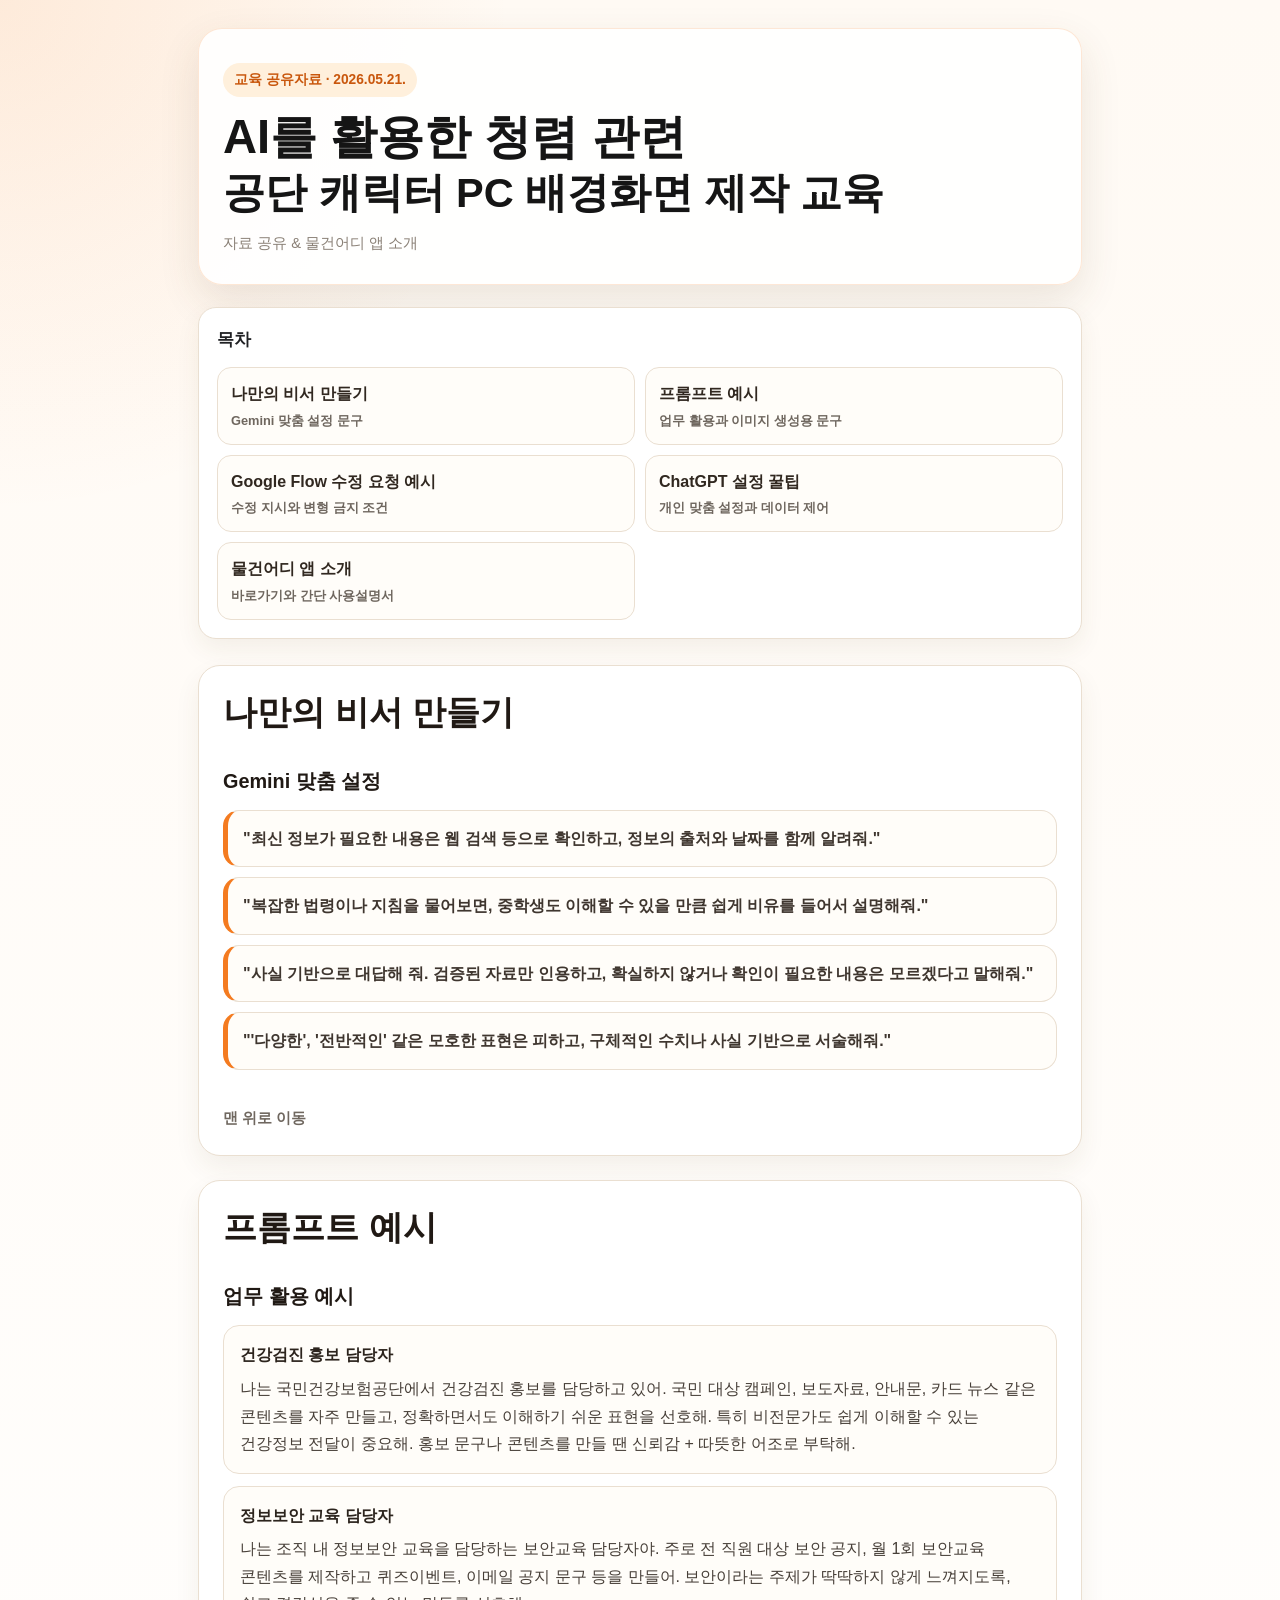
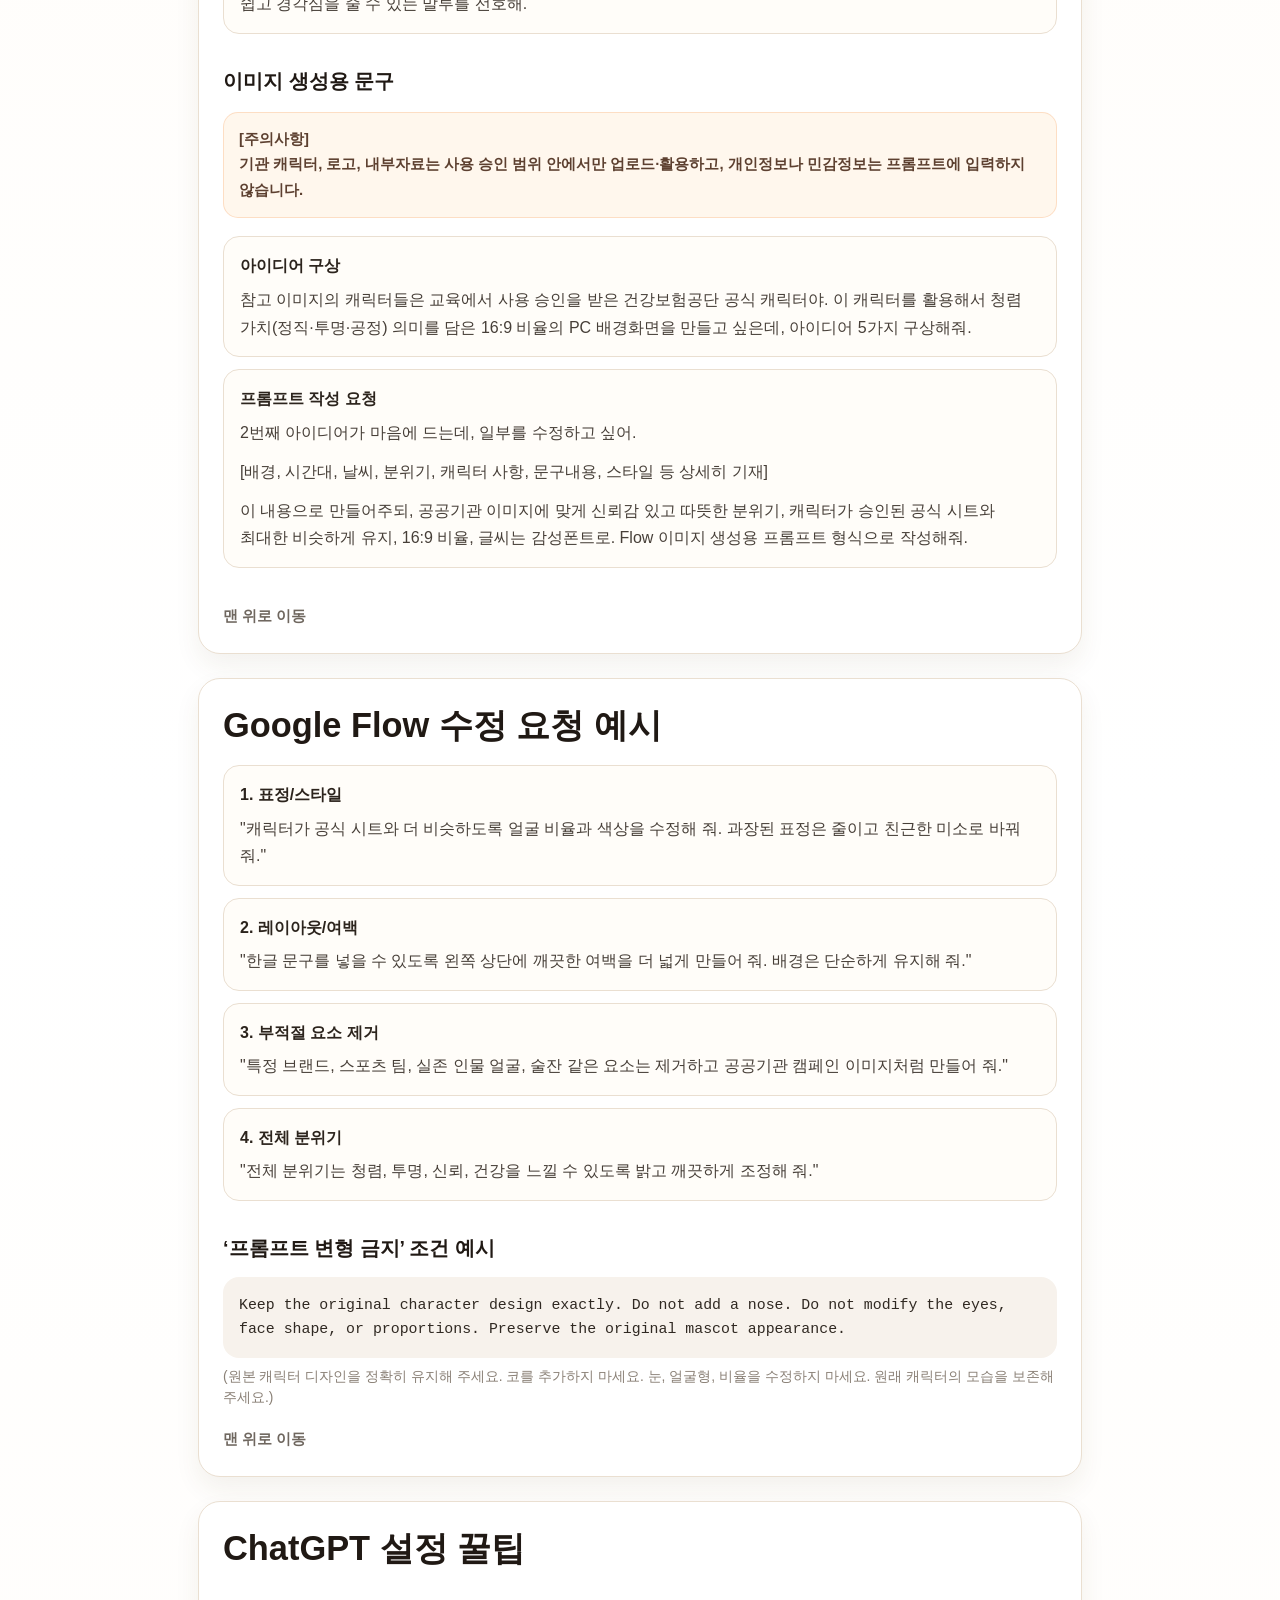
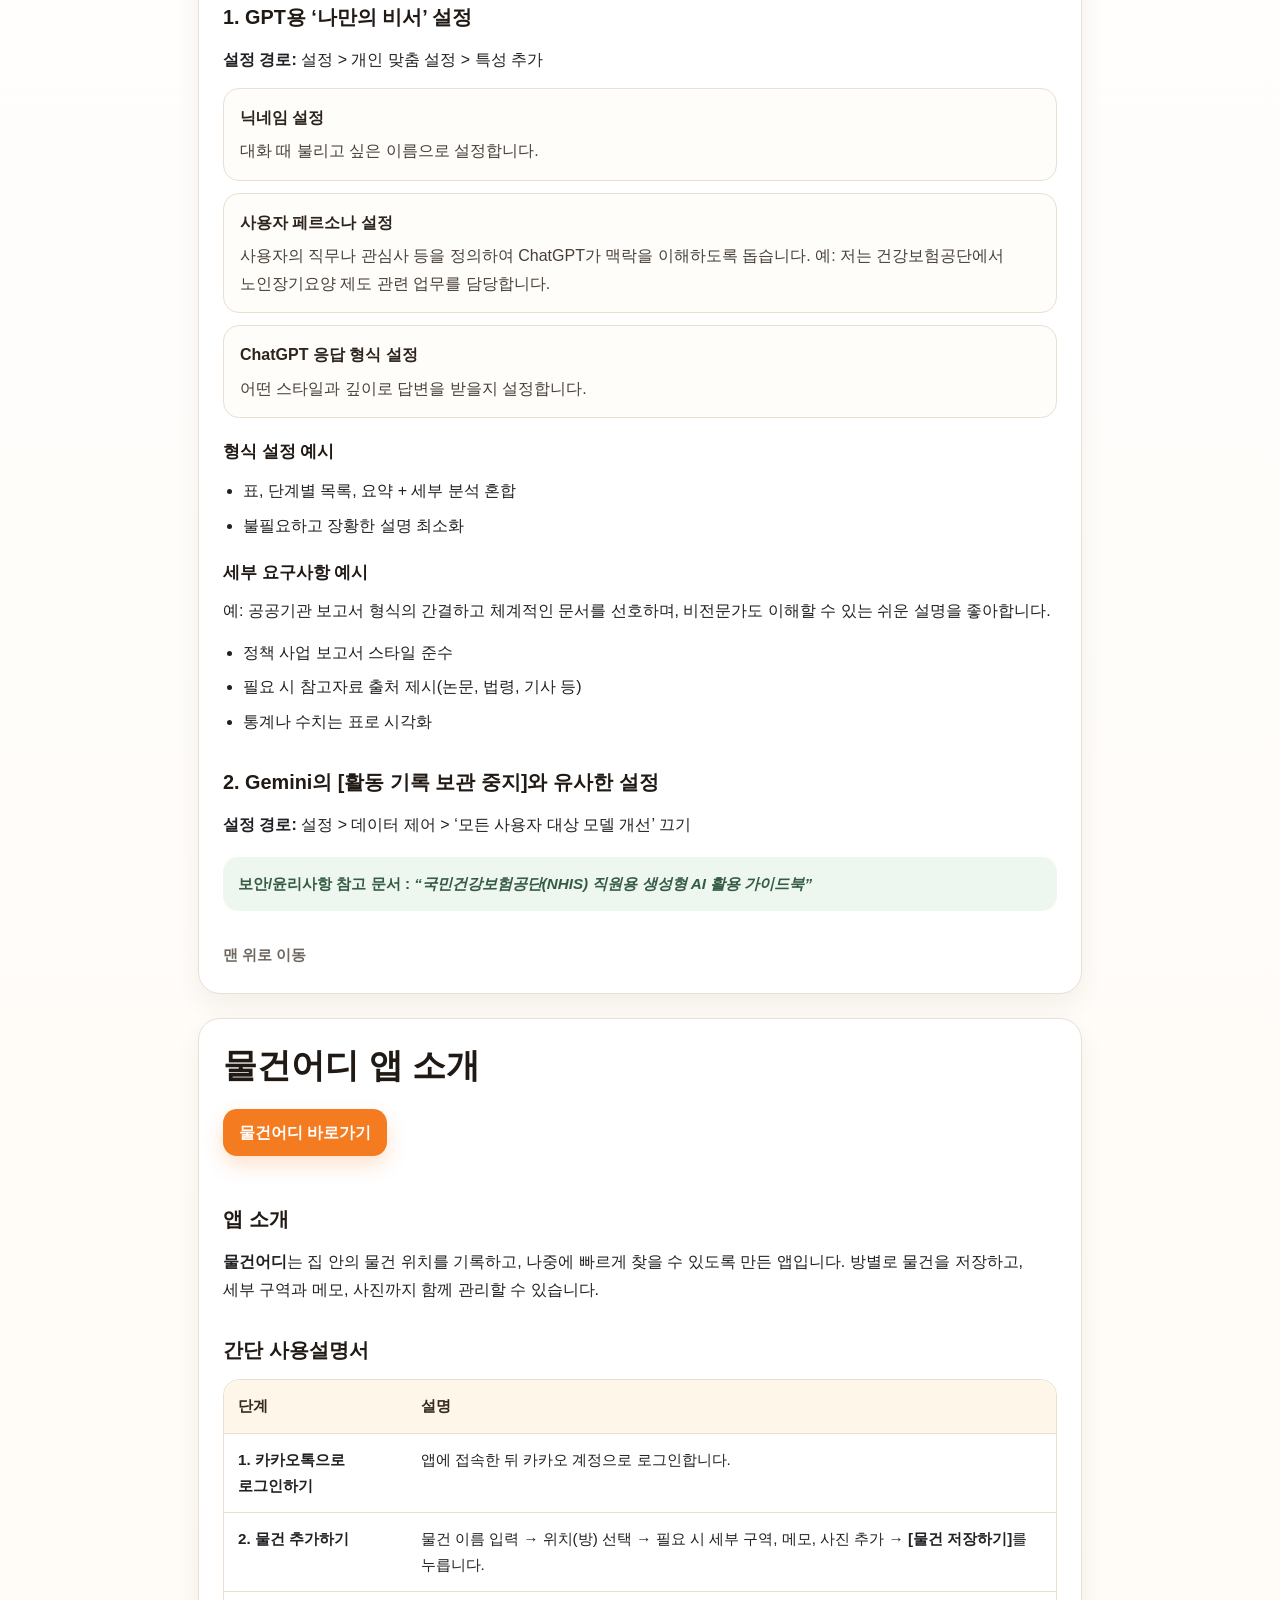
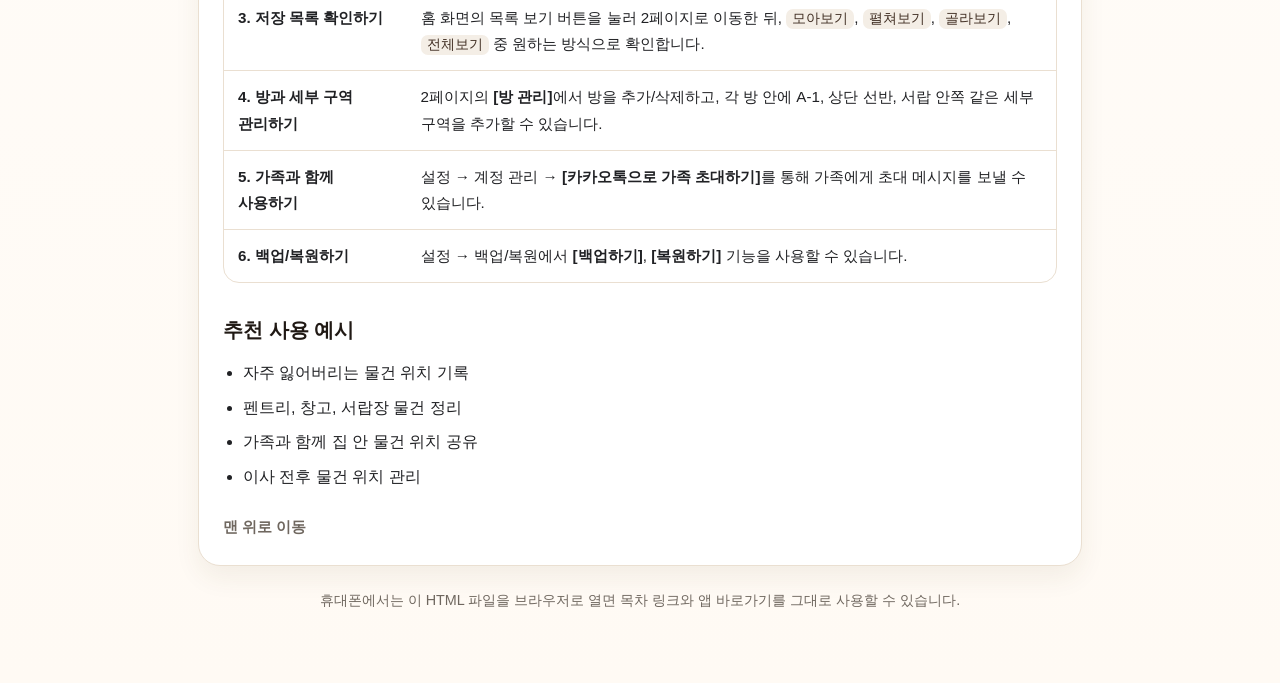
<file: AX-인권플루언서_AI_콘텐츠_제작_교육_공유자료.html>
<!doctype html>
<html lang="ko">
<head>
  <meta charset="utf-8">
  <meta name="viewport" content="width=device-width, initial-scale=1">
  <title>AI를 활용한 청렴 관련 공단 캐릭터 PC 배경화면 제작 교육</title>
  <style>
    :root {
      --paper: #ffffff;
      --ink: #202124;
      --muted: #6f675f;
      --soft-muted: #8a8076;
      --line: #eadfd1;
      --primary: #f47b20;
      --primary-dark: #c9570d;
      --soft: #fff0dc;
      --soft-green: #eef7ef;
      --green: #47795c;
      --shadow: 0 16px 40px rgba(91, 65, 35, 0.12);
    }

    * {
      box-sizing: border-box;
    }

    html {
      scroll-behavior: smooth;
    }

    body {
      margin: 0;
      background:
        radial-gradient(circle at top left, rgba(244, 123, 32, 0.12), transparent 32rem),
        linear-gradient(180deg, #fffaf4 0%, #fff 44%, #fffaf4 100%);
      color: var(--ink);
      font-family: -apple-system, BlinkMacSystemFont, "Apple SD Gothic Neo", "Noto Sans KR", "Malgun Gothic", sans-serif;
      font-size: 16px;
      line-height: 1.72;
      word-break: keep-all;
      overflow-wrap: break-word;
    }

    a {
      color: var(--primary-dark);
      text-decoration-thickness: 0.08em;
      text-underline-offset: 0.18em;
    }

    .page {
      width: min(100%, 920px);
      margin: 0 auto;
      padding: 28px 18px 56px;
    }

    .hero {
      padding: 34px 24px 28px;
      border: 1px solid rgba(244, 123, 32, 0.18);
      border-radius: 24px;
      background: rgba(255, 255, 255, 0.9);
      box-shadow: var(--shadow);
    }

    .eyebrow {
      display: inline-flex;
      align-items: center;
      gap: 8px;
      margin: 0 0 12px;
      padding: 5px 11px;
      border-radius: 999px;
      background: var(--soft);
      color: var(--primary-dark);
      font-size: 0.86rem;
      font-weight: 700;
    }

    h1 {
      margin: 0;
      color: #151515;
      font-size: clamp(1.7rem, 5.8vw, 2.95rem);
      line-height: 1.18;
      letter-spacing: 0;
    }

    .title-main,
    .title-sub {
      display: block;
    }

    .title-sub {
      margin-top: 0.24rem;
      font-size: 0.88em;
      line-height: 1.22;
    }

    .intro {
      margin: 12px 0 0;
      color: var(--soft-muted);
      font-size: 0.92rem;
    }

    .toc {
      margin: 22px 0 26px;
      padding: 18px;
      border: 1px solid var(--line);
      border-radius: 18px;
      background: var(--paper);
      box-shadow: 0 10px 24px rgba(91, 65, 35, 0.07);
    }

    .toc-title {
      margin: 0 0 12px;
      font-size: 1.05rem;
      font-weight: 800;
    }

    .toc-grid {
      display: grid;
      grid-template-columns: repeat(2, minmax(0, 1fr));
      gap: 10px;
    }

    .toc a {
      display: block;
      padding: 12px 13px;
      border: 1px solid var(--line);
      border-radius: 14px;
      background: #fffdf9;
      color: #312820;
      font-weight: 700;
      text-decoration: none;
    }

    .toc a small {
      display: block;
      margin-top: 2px;
      color: var(--muted);
      font-size: 0.8rem;
      font-weight: 600;
    }

    section {
      margin-top: 24px;
      padding: 24px;
      border: 1px solid var(--line);
      border-radius: 22px;
      background: var(--paper);
      box-shadow: 0 12px 26px rgba(91, 65, 35, 0.07);
    }

    h2,
    h3,
    h4 {
      color: #201914;
      letter-spacing: 0;
    }

    h2 {
      margin: 0 0 18px;
      font-size: clamp(1.45rem, 5vw, 2.15rem);
      line-height: 1.28;
    }

    h3 {
      margin: 28px 0 12px;
      padding-top: 2px;
      font-size: 1.24rem;
    }

    h3:first-child {
      margin-top: 0;
    }

    h4 {
      margin: 20px 0 9px;
      font-size: 1.05rem;
    }

    p {
      margin: 0 0 14px;
    }

    ul,
    ol {
      margin: 10px 0 0;
      padding-left: 1.25rem;
    }

    li {
      margin: 7px 0;
    }

    .quote-list {
      display: grid;
      gap: 10px;
      margin: 12px 0 18px;
    }

    .quote-card,
    .prompt-card,
    .tip-card {
      border: 1px solid var(--line);
      border-radius: 16px;
      background: #fffdf9;
    }

    .quote-card {
      padding: 14px 15px;
      border-left: 5px solid var(--primary);
      color: #3f362f;
      font-weight: 650;
    }

    .prompt-grid {
      display: grid;
      gap: 12px;
      margin: 12px 0 18px;
    }

    .prompt-card,
    .tip-card {
      padding: 15px 16px;
    }

    .prompt-card strong,
    .tip-card strong {
      display: block;
      margin-bottom: 6px;
      color: #2c241d;
    }

    .prompt-card p,
    .tip-card p {
      margin-bottom: 0;
      color: #473f38;
    }

    .prompt-card p + p,
    .tip-card p + p {
      margin-top: 0.72rem;
    }

    .english-prompt {
      padding: 16px;
      border-radius: 16px;
      background: #f7f2ec;
      color: #302922;
      font-family: "SFMono-Regular", Consolas, "Liberation Mono", monospace;
      font-size: 0.93rem;
      line-height: 1.65;
    }

    .translation {
      margin: 8px 0 0;
      color: var(--soft-muted);
      font-size: 0.86rem;
      line-height: 1.55;
    }

    .table-scroll {
      margin: 12px 0 20px;
      overflow-x: auto;
      border: 1px solid var(--line);
      border-radius: 16px;
      background: #fff;
    }

    table {
      width: 100%;
      min-width: 620px;
      border-collapse: collapse;
      font-size: 0.95rem;
    }

    th,
    td {
      padding: 13px 14px;
      border-bottom: 1px solid var(--line);
      text-align: left;
      vertical-align: top;
    }

    th {
      background: #fff6ea;
      color: #35281d;
      font-weight: 800;
      white-space: nowrap;
    }

    tr:last-child td {
      border-bottom: 0;
    }

    code {
      padding: 2px 6px;
      border-radius: 7px;
      background: #f4eee6;
      color: #433126;
      font-family: "SFMono-Regular", Consolas, "Liberation Mono", monospace;
      font-size: 0.92em;
    }

    .link-button {
      display: inline-flex;
      align-items: center;
      justify-content: center;
      min-height: 44px;
      margin: 4px 0 16px;
      padding: 10px 16px;
      border-radius: 14px;
      background: var(--primary);
      color: #fff;
      font-weight: 800;
      text-decoration: none;
      box-shadow: 0 9px 20px rgba(244, 123, 32, 0.22);
    }

    .note {
      margin-top: 18px;
      padding: 14px 15px;
      border-radius: 15px;
      background: var(--soft-green);
      color: #365b44;
      font-size: 0.95rem;
      font-weight: 650;
    }

    .safety-note {
      margin: 14px 0 18px;
      padding: 14px 15px;
      border: 1px solid rgba(244, 123, 32, 0.2);
      border-radius: 15px;
      background: #fff7ed;
      color: #5d4030;
      font-size: 0.93rem;
      font-weight: 650;
    }

    .top-link {
      display: inline-flex;
      margin-top: 18px;
      color: var(--muted);
      font-size: 0.92rem;
      font-weight: 700;
      text-decoration: none;
    }

    .footer {
      margin-top: 22px;
      color: var(--muted);
      font-size: 0.9rem;
      text-align: center;
    }

    @media (max-width: 720px) {
      .page {
        padding: 18px 12px 42px;
      }

      .hero,
      section {
        border-radius: 18px;
        padding: 20px 16px;
      }

      .toc {
        border-radius: 16px;
        padding: 14px;
      }

      .toc-grid {
        grid-template-columns: 1fr;
      }

      table {
        min-width: 560px;
        font-size: 0.9rem;
      }

      th,
      td {
        padding: 11px 12px;
      }
    }

    @media print {
      body {
        background: #fff;
      }

      .page {
        width: 100%;
        padding: 0;
      }

      .hero,
      .toc,
      section {
        box-shadow: none;
        break-inside: avoid;
      }

      a {
        color: #111;
      }
    }
  </style>
</head>
<body>
  <main id="top" class="page">
    <header class="hero">
      <p class="eyebrow">교육 공유자료 · 2026.05.21.</p>
      <h1><span class="title-main">AI를 활용한 청렴 관련</span><span class="title-sub">공단 캐릭터 PC 배경화면 제작 교육</span></h1>
      <p class="intro">자료 공유 &amp; 물건어디 앱 소개</p>
    </header>

    <nav class="toc" aria-label="목차">
      <p class="toc-title">목차</p>
      <div class="toc-grid">
        <a href="#assistant-settings">나만의 비서 만들기<small>Gemini 맞춤 설정 문구</small></a>
        <a href="#prompt-examples">프롬프트 예시<small>업무 활용과 이미지 생성용 문구</small></a>
        <a href="#flow-revision">Google Flow 수정 요청 예시<small>수정 지시와 변형 금지 조건</small></a>
        <a href="#chatgpt-tips">ChatGPT 설정 꿀팁<small>개인 맞춤 설정과 데이터 제어</small></a>
        <a href="#item-finder">물건어디 앱 소개<small>바로가기와 간단 사용설명서</small></a>
      </div>
    </nav>

    <section id="assistant-settings">
      <h2>나만의 비서 만들기</h2>
      <h3>Gemini 맞춤 설정</h3>
      <div class="quote-list">
        <div class="quote-card">"최신 정보가 필요한 내용은 웹 검색 등으로 확인하고, 정보의 출처와 날짜를 함께 알려줘."</div>
        <div class="quote-card">"복잡한 법령이나 지침을 물어보면, 중학생도 이해할 수 있을 만큼 쉽게 비유를 들어서 설명해줘."</div>
        <div class="quote-card">"사실 기반으로 대답해 줘. 검증된 자료만 인용하고, 확실하지 않거나 확인이 필요한 내용은 모르겠다고 말해줘."</div>
        <div class="quote-card">"'다양한', '전반적인' 같은 모호한 표현은 피하고, 구체적인 수치나 사실 기반으로 서술해줘."</div>
      </div>
      <a class="top-link" href="#top">맨 위로 이동</a>
    </section>

    <section id="prompt-examples">
      <h2>프롬프트 예시</h2>

      <h3>업무 활용 예시</h3>
      <div class="prompt-grid">
        <div class="prompt-card">
          <strong>건강검진 홍보 담당자</strong>
          <p>나는 국민건강보험공단에서 건강검진 홍보를 담당하고 있어. 국민 대상 캠페인, 보도자료, 안내문, 카드 뉴스 같은 콘텐츠를 자주 만들고, 정확하면서도 이해하기 쉬운 표현을 선호해. 특히 비전문가도 쉽게 이해할 수 있는 건강정보 전달이 중요해. 홍보 문구나 콘텐츠를 만들 땐 신뢰감 + 따뜻한 어조로 부탁해.</p>
        </div>
        <div class="prompt-card">
          <strong>정보보안 교육 담당자</strong>
          <p>나는 조직 내 정보보안 교육을 담당하는 보안교육 담당자야. 주로 전 직원 대상 보안 공지, 월 1회 보안교육 콘텐츠를 제작하고 퀴즈이벤트, 이메일 공지 문구 등을 만들어. 보안이라는 주제가 딱딱하지 않게 느껴지도록, 쉽고 경각심을 줄 수 있는 말투를 선호해.</p>
        </div>
      </div>

      <h3>이미지 생성용 문구</h3>
      <p class="safety-note"><strong>[주의사항]</strong><br>기관 캐릭터, 로고, 내부자료는 사용 승인 범위 안에서만 업로드·활용하고, 개인정보나 민감정보는 프롬프트에 입력하지 않습니다.</p>
      <div class="prompt-grid">
        <div class="prompt-card">
          <strong>아이디어 구상</strong>
          <p>참고 이미지의 캐릭터들은 교육에서 사용 승인을 받은 건강보험공단 공식 캐릭터야. 이 캐릭터를 활용해서 청렴 가치(정직·투명·공정) 의미를 담은 16:9 비율의 PC 배경화면을 만들고 싶은데, 아이디어 5가지 구상해줘.</p>
        </div>
        <div class="prompt-card">
          <strong>프롬프트 작성 요청</strong>
          <p>2번째 아이디어가 마음에 드는데, 일부를 수정하고 싶어.</p>
          <p>[배경, 시간대, 날씨, 분위기, 캐릭터 사항, 문구내용, 스타일 등 상세히 기재]</p>
          <p>이 내용으로 만들어주되, 공공기관 이미지에 맞게 신뢰감 있고 따뜻한 분위기, 캐릭터가 승인된 공식 시트와 최대한 비슷하게 유지, 16:9 비율, 글씨는 감성폰트로. Flow 이미지 생성용 프롬프트 형식으로 작성해줘.</p>
        </div>
      </div>
      <a class="top-link" href="#top">맨 위로 이동</a>
    </section>

    <section id="flow-revision">
      <h2>Google Flow 수정 요청 예시</h2>

      <div class="prompt-grid">
        <div class="prompt-card">
          <strong>1. 표정/스타일</strong>
          <p>"캐릭터가 공식 시트와 더 비슷하도록 얼굴 비율과 색상을 수정해 줘. 과장된 표정은 줄이고 친근한 미소로 바꿔 줘."</p>
        </div>
        <div class="prompt-card">
          <strong>2. 레이아웃/여백</strong>
          <p>"한글 문구를 넣을 수 있도록 왼쪽 상단에 깨끗한 여백을 더 넓게 만들어 줘. 배경은 단순하게 유지해 줘."</p>
        </div>
        <div class="prompt-card">
          <strong>3. 부적절 요소 제거</strong>
          <p>"특정 브랜드, 스포츠 팀, 실존 인물 얼굴, 술잔 같은 요소는 제거하고 공공기관 캠페인 이미지처럼 만들어 줘."</p>
        </div>
        <div class="prompt-card">
          <strong>4. 전체 분위기</strong>
          <p>"전체 분위기는 청렴, 투명, 신뢰, 건강을 느낄 수 있도록 밝고 깨끗하게 조정해 줘."</p>
        </div>
      </div>

      <h3>‘프롬프트 변형 금지’ 조건 예시</h3>
      <div class="english-prompt">Keep the original character design exactly. Do not add a nose. Do not modify the eyes, face shape, or proportions. Preserve the original mascot appearance.</div>
      <p class="translation">(원본 캐릭터 디자인을 정확히 유지해 주세요. 코를 추가하지 마세요. 눈, 얼굴형, 비율을 수정하지 마세요. 원래 캐릭터의 모습을 보존해 주세요.)</p>
      <a class="top-link" href="#top">맨 위로 이동</a>
    </section>

    <section id="chatgpt-tips">
      <h2>ChatGPT 설정 꿀팁</h2>

      <h3>1. GPT용 ‘나만의 비서’ 설정</h3>
      <p><strong>설정 경로:</strong> 설정 &gt; 개인 맞춤 설정 &gt; 특성 추가</p>
      <div class="prompt-grid">
        <div class="tip-card">
          <strong>닉네임 설정</strong>
          <p>대화 때 불리고 싶은 이름으로 설정합니다.</p>
        </div>
        <div class="tip-card">
          <strong>사용자 페르소나 설정</strong>
          <p>사용자의 직무나 관심사 등을 정의하여 ChatGPT가 맥락을 이해하도록 돕습니다. 예: 저는 건강보험공단에서 노인장기요양 제도 관련 업무를 담당합니다.</p>
        </div>
        <div class="tip-card">
          <strong>ChatGPT 응답 형식 설정</strong>
          <p>어떤 스타일과 깊이로 답변을 받을지 설정합니다.</p>
        </div>
      </div>

      <h4>형식 설정 예시</h4>
      <ul>
        <li>표, 단계별 목록, 요약 + 세부 분석 혼합</li>
        <li>불필요하고 장황한 설명 최소화</li>
      </ul>

      <h4>세부 요구사항 예시</h4>
      <p>예: 공공기관 보고서 형식의 간결하고 체계적인 문서를 선호하며, 비전문가도 이해할 수 있는 쉬운 설명을 좋아합니다.</p>
      <ul>
        <li>정책 사업 보고서 스타일 준수</li>
        <li>필요 시 참고자료 출처 제시(논문, 법령, 기사 등)</li>
        <li>통계나 수치는 표로 시각화</li>
      </ul>

      <h3>2. Gemini의 [활동 기록 보관 중지]와 유사한 설정</h3>
      <p><strong>설정 경로:</strong> 설정 &gt; 데이터 제어 &gt; ‘모든 사용자 대상 모델 개선’ 끄기</p>

      <p class="note">보안/윤리사항 참고 문서 : <em>“국민건강보험공단(NHIS) 직원용 생성형 AI 활용 가이드북”</em></p>
      <a class="top-link" href="#top">맨 위로 이동</a>
    </section>

    <section id="item-finder">
      <h2>물건어디 앱 소개</h2>
      <a class="link-button" href="https://1023am0645-pixel.github.io/item_finder/" target="_blank" rel="noopener">물건어디 바로가기</a>

      <h3>앱 소개</h3>
      <p><strong>물건어디</strong>는 집 안의 물건 위치를 기록하고, 나중에 빠르게 찾을 수 있도록 만든 앱입니다. 방별로 물건을 저장하고, 세부 구역과 메모, 사진까지 함께 관리할 수 있습니다.</p>

      <h3>간단 사용설명서</h3>
      <div class="table-scroll">
        <table>
          <thead>
            <tr>
              <th>단계</th>
              <th>설명</th>
            </tr>
          </thead>
          <tbody>
            <tr>
              <td><strong>1. 카카오톡으로 로그인하기</strong></td>
              <td>앱에 접속한 뒤 카카오 계정으로 로그인합니다.</td>
            </tr>
            <tr>
              <td><strong>2. 물건 추가하기</strong></td>
              <td>물건 이름 입력 → 위치(방) 선택 → 필요 시 세부 구역, 메모, 사진 추가 → <strong>[물건 저장하기]</strong>를 누릅니다.</td>
            </tr>
            <tr>
              <td><strong>3. 저장 목록 확인하기</strong></td>
              <td>홈 화면의 목록 보기 버튼을 눌러 2페이지로 이동한 뒤, <code>모아보기</code>, <code>펼쳐보기</code>, <code>골라보기</code>, <code>전체보기</code> 중 원하는 방식으로 확인합니다.</td>
            </tr>
            <tr>
              <td><strong>4. 방과 세부 구역 관리하기</strong></td>
              <td>2페이지의 <strong>[방 관리]</strong>에서 방을 추가/삭제하고, 각 방 안에 A-1, 상단 선반, 서랍 안쪽 같은 세부 구역을 추가할 수 있습니다.</td>
            </tr>
            <tr>
              <td><strong>5. 가족과 함께 사용하기</strong></td>
              <td>설정 → 계정 관리 → <strong>[카카오톡으로 가족 초대하기]</strong>를 통해 가족에게 초대 메시지를 보낼 수 있습니다.</td>
            </tr>
            <tr>
              <td><strong>6. 백업/복원하기</strong></td>
              <td>설정 → 백업/복원에서 <strong>[백업하기]</strong>, <strong>[복원하기]</strong> 기능을 사용할 수 있습니다.</td>
            </tr>
          </tbody>
        </table>
      </div>

      <h3>추천 사용 예시</h3>
      <ul>
        <li>자주 잃어버리는 물건 위치 기록</li>
        <li>펜트리, 창고, 서랍장 물건 정리</li>
        <li>가족과 함께 집 안 물건 위치 공유</li>
        <li>이사 전후 물건 위치 관리</li>
      </ul>
      <a class="top-link" href="#top">맨 위로 이동</a>
    </section>

    <p class="footer">휴대폰에서는 이 HTML 파일을 브라우저로 열면 목차 링크와 앱 바로가기를 그대로 사용할 수 있습니다.</p>
  </main>
</body>
</html>
</file>
